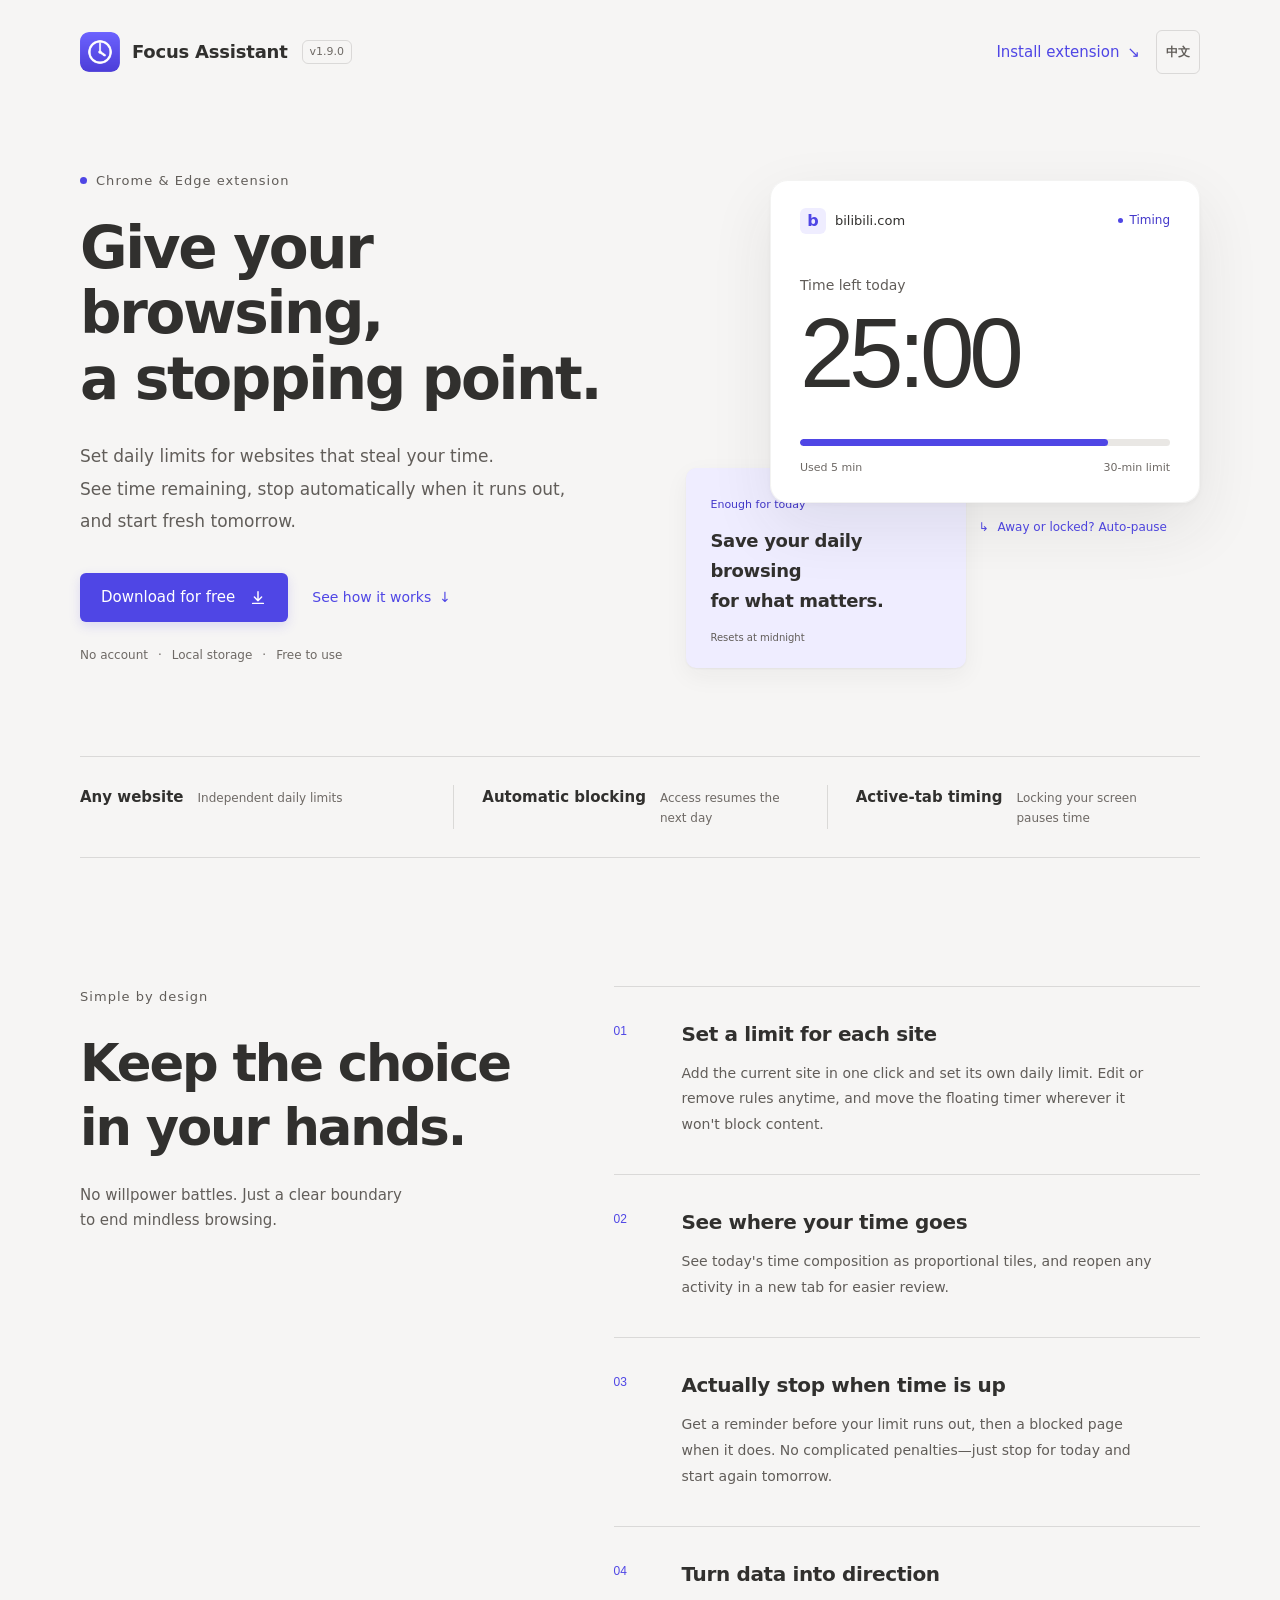
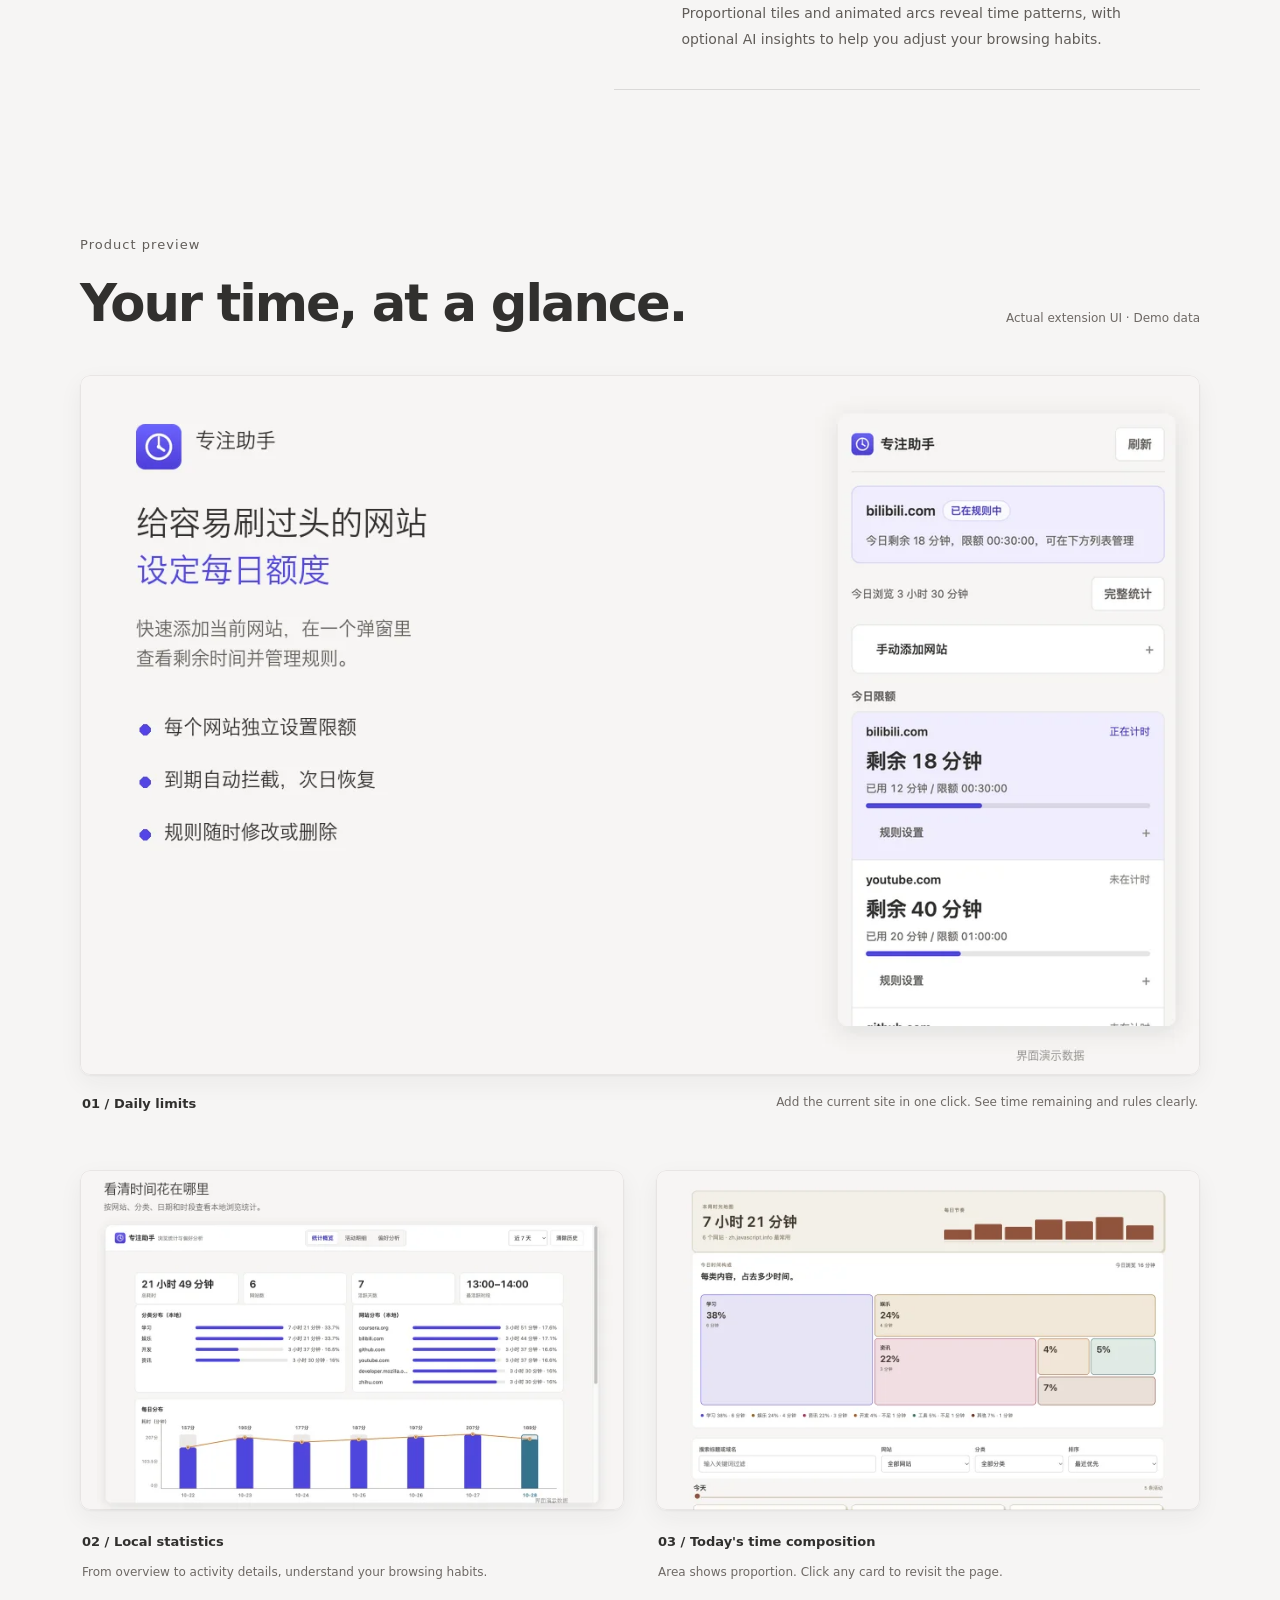
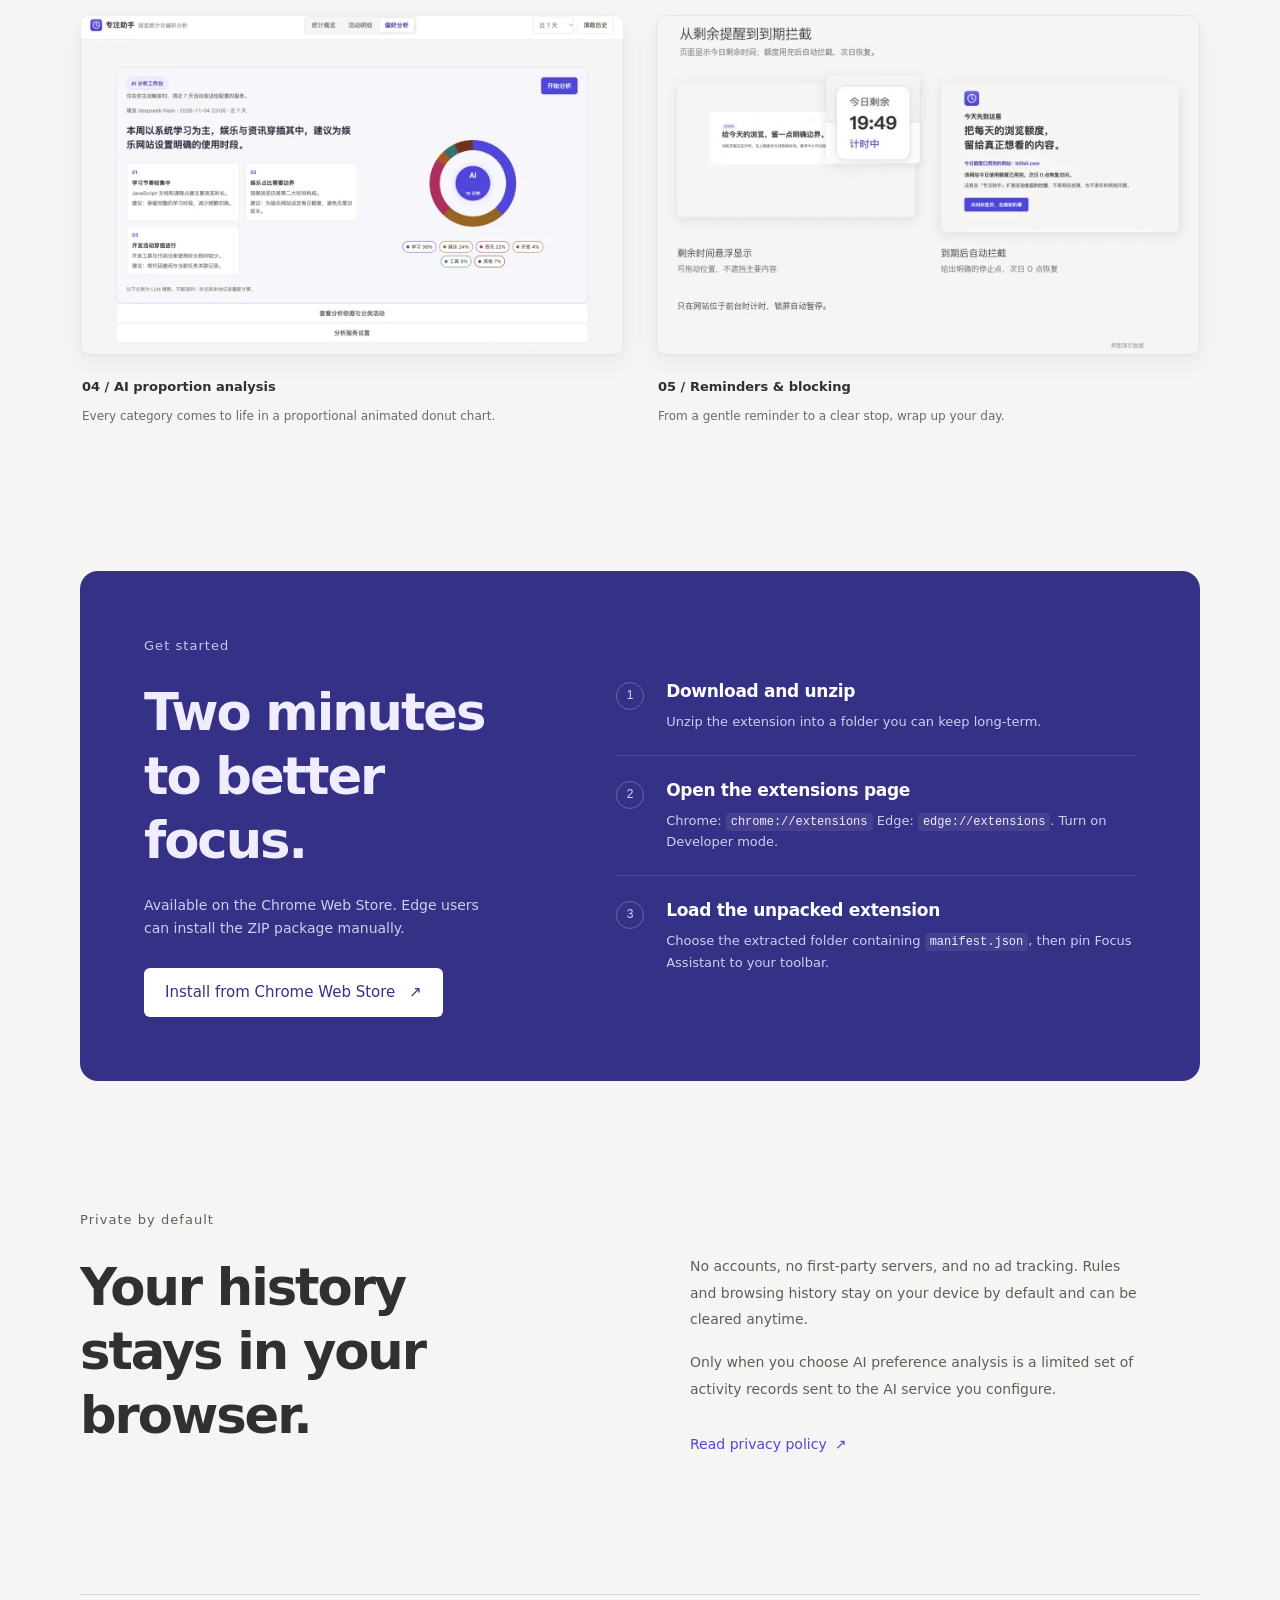
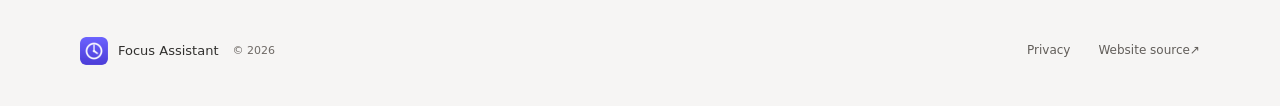
<file: index.html>
<!doctype html>
<html lang="zh-CN">
<head>
  <meta charset="utf-8">
  <meta name="viewport" content="width=device-width, initial-scale=1">
  <script>
    document.documentElement.lang = (navigator.language || 'zh-CN').toLowerCase().startsWith('zh') ? 'zh-CN' : 'en';
    try {
      const savedLanguage = localStorage.getItem('focus-helper-language');
      if (savedLanguage === 'en' || savedLanguage === 'zh-CN') document.documentElement.lang = savedLanguage;
    } catch {}
  </script>
  <title data-i18n="meta.title">专注助手｜给浏览，一个停止点</title>
  <meta name="description" content="专注助手是一款 Chrome 与 Edge 扩展：为网站设置每日使用限额，查看剩余时间，到期自动拦截，次日恢复。浏览记录默认只保存在本机。" data-i18n-attr="content:meta.description">
  <meta name="theme-color" content="#f6f5f4">
  <link rel="canonical" href="https://yl-jiang.github.io/focus-helper/">
  <link rel="icon" type="image/png" href="assets/icon.png">
  <link rel="stylesheet" href="styles.css">
  <script src="site.js" defer></script>
  <meta property="og:type" content="website">
  <meta property="og:locale" content="zh_CN" data-i18n-attr="content:meta.ogLocale">
  <meta property="og:title" content="专注助手｜给浏览，一个停止点" data-i18n-attr="content:meta.title">
  <meta property="og:description" content="为网站设置每日额度，剩余时间看得见，到期自动停下。" data-i18n-attr="content:meta.ogDescription">
  <meta property="og:url" content="https://yl-jiang.github.io/focus-helper/">
  <meta property="og:image" content="https://yl-jiang.github.io/focus-helper/assets/social-preview.png">
  <meta property="og:image:width" content="1400">
  <meta property="og:image:height" content="560">
  <meta property="og:image:alt" content="专注助手：为网站设置每日使用限额" data-i18n-attr="content:meta.ogImageAlt">
  <meta name="twitter:card" content="summary_large_image">
</head>
<body>
  <a class="skip-link" href="#main-content" data-i18n="skip">跳到主要内容</a>

  <header class="site-header shell">
    <a class="brand" href="./" aria-label="专注助手首页" data-i18n-attr="aria-label:brand.aria">
      <img src="assets/icon.png" alt="" width="40" height="40">
      <span data-i18n="brand.name">专注助手</span>
      <span class="version">v1.9.0</span>
    </a>
    <div class="header-actions">
      <a class="text-link header-link" href="#install"><span data-i18n="header.install">安装扩展</span> <span aria-hidden="true">↘</span></a>
      <button class="language-toggle" id="language-toggle" type="button" aria-label="Switch to English" hidden>EN</button>
    </div>
  </header>

  <main id="main-content" tabindex="-1">
    <section class="hero shell" aria-labelledby="hero-title">
      <div class="hero-copy">
        <p class="eyebrow"><span class="status-dot" aria-hidden="true"></span> <span data-i18n="hero.eyebrow">Chrome 与 Edge 扩展</span></p>
        <h1 id="hero-title"><span data-i18n="hero.title1">给浏览，</span><br><span data-i18n="hero.title2">一个停止点。</span></h1>
        <p class="hero-description"><span data-i18n="hero.description1">为容易刷过头的网站设置每日额度。</span><br class="desktop-break"> <span data-i18n="hero.description2">剩余时间看得见，到期自动停下，第二天再重新开始。</span></p>
        <div class="hero-actions">
          <a class="button button-primary" href="assets/focus-helper-v1.9.0.zip" download>
            <span data-i18n="hero.download">免费下载扩展</span>
            <svg viewBox="0 0 20 20" width="18" height="18" fill="none" aria-hidden="true"><path d="M10 3v10m-4-4 4 4 4-4M4 16h12" stroke="currentColor" stroke-width="1.6" stroke-linecap="round" stroke-linejoin="round"/></svg>
          </a>
          <a class="text-link" href="#preview"><span data-i18n="hero.preview">看看它如何工作</span> <span aria-hidden="true">↓</span></a>
        </div>
        <ul class="hero-meta" aria-label="产品特点" data-i18n-attr="aria-label:hero.metaAria">
          <li data-i18n="hero.noAccount">无需注册</li>
          <li data-i18n="hero.local">本地保存</li>
          <li data-i18n="hero.free">免费使用</li>
        </ul>
      </div>

      <div class="timer-stage" role="img" aria-label="倒计时界面示意：bilibili.com 今日剩余 25 分钟，每日限额 30 分钟" data-i18n-attr="aria-label:timer.aria">
        <div class="timer-window" aria-hidden="true">
          <div class="timer-topline">
            <span class="site-name"><span class="site-mark">b</span>bilibili.com</span>
            <span class="timer-status"><span class="status-dot"></span><span data-i18n="timer.status">计时中</span></span>
          </div>
          <p class="timer-label" data-i18n="timer.label">今日剩余</p>
          <p class="timer-value">25:00</p>
          <div class="timer-track"><span></span></div>
          <div class="timer-footnote"><span data-i18n="timer.used">已用 5 分钟</span><span data-i18n="timer.limit">限额 30 分钟</span></div>
        </div>
        <p class="pause-note" aria-hidden="true"><span>↳</span> <span data-i18n="timer.pause">离开或锁屏，自动暂停</span></p>
        <blockquote class="stop-note" aria-hidden="true">
          <span class="stop-note-label" data-i18n="timer.stopLabel">今天先到这里</span>
          <p><span data-i18n="timer.stopQuote1">把每天的浏览额度，</span><br><span data-i18n="timer.stopQuote2">留给真正想看的内容。</span></p>
          <footer data-i18n="timer.stopFooter">额度用尽后，次日 0 点恢复</footer>
        </blockquote>
      </div>
    </section>

    <ul class="principle-list shell" aria-label="核心能力" data-i18n-attr="aria-label:principles.aria">
      <li><strong data-i18n="principles.siteTitle">任意网站</strong><span data-i18n="principles.siteText">独立设置每日限额</span></li>
      <li><strong data-i18n="principles.blockTitle">到期拦截</strong><span data-i18n="principles.blockText">次日自动恢复访问</span></li>
      <li><strong data-i18n="principles.activeTitle">前台计时</strong><span data-i18n="principles.activeText">锁屏不计入使用时间</span></li>
    </ul>

    <section class="features shell" id="features" aria-labelledby="features-title">
      <div class="section-heading">
        <p class="eyebrow" data-i18n="features.eyebrow">简单，但刚刚好</p>
        <h2 id="features-title"><span data-i18n="features.title1">把选择权，</span><br><span data-i18n="features.title2">留给自己。</span></h2>
        <p data-i18n="features.description">不靠意志力反复拉扯，用一个明确的边界，结束无意识的浏览。</p>
      </div>
      <div class="feature-list">
        <article class="feature-item">
          <span class="feature-number" aria-hidden="true">01</span>
          <div><h3 data-i18n="feature1.title">为每个网站设定额度</h3><p data-i18n="feature1.body">快速添加当前网站，独立设置每日时长。规则可以随时修改或删除，倒计时悬浮框可移动到不遮挡内容的位置。</p></div>
        </article>
        <article class="feature-item">
          <span class="feature-number" aria-hidden="true">02</span>
          <div><h3 data-i18n="feature2.title">看见时间去向</h3><p data-i18n="feature2.body">今日时间拼图用面积展示分类比例，活动卡片可在新标签页重新打开对应网页，让历史记录更容易理解和回顾。</p></div>
        </article>
        <article class="feature-item">
          <span class="feature-number" aria-hidden="true">03</span>
          <div><h3 data-i18n="feature3.title">到期之后，真的停下来</h3><p data-i18n="feature3.body">额度即将用完时提醒，用完后自动进入拦截页。没有复杂的惩罚，只有今天到此为止，明天重新开始。</p></div>
        </article>
        <article class="feature-item">
          <span class="feature-number" aria-hidden="true">04</span>
          <div><h3 data-i18n="feature4.title">让数据给出方向</h3><p data-i18n="feature4.body">面积和弧段都对应真实时长，AI 偏好分析用动态环形图呈现类别构成，帮你快速发现值得调整的习惯。</p></div>
        </article>
      </div>
    </section>

    <section class="preview shell" id="preview" aria-labelledby="preview-title">
      <div class="preview-heading">
        <div><p class="eyebrow" data-i18n="preview.eyebrow">产品预览</p><h2 id="preview-title" data-i18n="preview.title">你的时间，一目了然。</h2></div>
        <p data-i18n="preview.note">真实扩展界面 · 演示数据</p>
      </div>
      <figure class="shot shot-wide">
        <div class="shot-frame">
          <img src="assets/limits-1280.webp" srcset="assets/limits-640.webp 640w, assets/limits-1280.webp 1280w" sizes="(max-width: 760px) calc(100vw - 40px), 1120px" width="1280" height="800" loading="lazy" decoding="async" alt="专注助手弹窗：快速添加当前网站，并分别管理 bilibili.com 和 youtube.com 的每日限额与剩余时间" data-i18n-attr="alt:shots.limitsAlt">
        </div>
        <figcaption><span data-i18n="shots.limitsCaption">01 / 每日限额</span><p data-i18n="shots.limitsText">当前网站一键添加，剩余时间与规则清晰可见。</p></figcaption>
      </figure>
      <div class="shot-grid">
        <figure class="shot">
          <div class="shot-frame">
            <img src="assets/statistics-1280.webp" srcset="assets/statistics-640.webp 640w, assets/statistics-1280.webp 1280w" sizes="(max-width: 760px) calc(100vw - 40px), 544px" width="1280" height="800" loading="lazy" decoding="async" alt="本地统计概览：总耗时、网站数、活跃天数，以及分类、网站和每日时间分布" data-i18n-attr="alt:shots.statisticsAlt">
          </div>
          <figcaption><span data-i18n="shots.statisticsCaption">02 / 本地统计</span><p data-i18n="shots.statisticsText">从总览到活动明细，理解自己的浏览习惯。</p></figcaption>
        </figure>
        <figure class="shot">
          <div class="shot-frame">
            <img src="assets/activity-1280.webp" srcset="assets/activity-640.webp 640w, assets/activity-1280.webp 1280w" sizes="(max-width: 760px) calc(100vw - 40px), 544px" width="1280" height="800" loading="lazy" decoding="async" alt="今日时间拼图：用不同面积的矩形展示学习、娱乐、资讯、开发、工具和其他分类的浏览比例" data-i18n-attr="alt:shots.activityAlt">
          </div>
          <figcaption><span data-i18n="shots.activityCaption">03 / 今日时间拼图</span><p data-i18n="shots.activityText">面积就是比例，点击卡片还能回到对应网页。</p></figcaption>
        </figure>
        <figure class="shot">
          <div class="shot-frame">
            <img src="assets/analysis-1280.webp" srcset="assets/analysis-640.webp 640w, assets/analysis-1280.webp 1280w" sizes="(max-width: 760px) calc(100vw - 40px), 544px" width="1280" height="800" loading="lazy" decoding="async" alt="AI 偏好分析：用真实比例环形图展示各分类占比、总时长和对应图例" data-i18n-attr="alt:shots.analysisAlt">
          </div>
          <figcaption><span data-i18n="shots.analysisCaption">04 / AI 比例分析</span><p data-i18n="shots.analysisText">每种分类都融入真实比例的动态环形图。</p></figcaption>
        </figure>
        <figure class="shot">
          <div class="shot-frame">
            <img src="assets/countdown-1280.webp" srcset="assets/countdown-640.webp 640w, assets/countdown-1280.webp 1280w" sizes="(max-width: 760px) calc(100vw - 40px), 544px" width="1280" height="800" loading="lazy" decoding="async" alt="倒计时悬浮框与到期拦截页：显示今日剩余时间，额度用完后提示次日恢复" data-i18n-attr="alt:shots.countdownAlt">
          </div>
          <figcaption><span data-i18n="shots.countdownCaption">05 / 提醒与拦截</span><p data-i18n="shots.countdownText">从温和提醒到明确停止，给今天一个收尾。</p></figcaption>
        </figure>
      </div>
    </section>

    <section class="install shell" id="install" aria-labelledby="install-title">
      <div class="install-intro">
        <p class="eyebrow" data-i18n="install.eyebrow">现在开始</p>
        <h2 id="install-title"><span data-i18n="install.title1">两分钟，</span><br><span data-i18n="install.title2">开始专注。</span></h2>
        <p data-i18n="install.description">Chrome 应用商店已上架；Edge 用户可通过压缩包手动安装。</p>
        <a class="button button-light" href="https://chromewebstore.google.com/detail/%E4%B8%93%E6%B3%A8%E5%8A%A9%E6%89%8B/obiboadjnnnmilpfndmgcpgpdbcbhelk?pli=1" target="_blank" rel="noopener noreferrer"><span data-i18n="install.download">Chrome 应用商店安装</span> <span aria-hidden="true">↗</span></a>
      </div>
      <ol class="install-steps">
        <li><span class="step-number" aria-hidden="true">1</span><div><h3 data-i18n="install.step1Title">下载并解压</h3><p data-i18n="install.step1Body">将扩展压缩包解压到一个你会长期保留的文件夹。</p></div></li>
        <li><span class="step-number" aria-hidden="true">2</span><div><h3 data-i18n="install.step2Title">打开扩展管理页</h3><p><span data-i18n="install.step2Chrome">Chrome：</span><code>chrome://extensions</code><span data-i18n="install.step2Edge">；Edge：</span><code>edge://extensions</code><span data-i18n="install.step2Hint">。开启“开发者模式”。</span></p></div></li>
        <li><span class="step-number" aria-hidden="true">3</span><div><h3 data-i18n="install.step3Title">加载已解压的扩展</h3><p><span data-i18n="install.step3Prefix">选择刚才解压、包含 </span><code>manifest.json</code><span data-i18n="install.step3Suffix"> 的文件夹，然后将专注助手固定到工具栏。</span></p></div></li>
      </ol>
    </section>

    <section class="privacy shell" aria-labelledby="privacy-title">
      <div><p class="eyebrow" data-i18n="privacy.eyebrow">隐私，默认如此</p><h2 id="privacy-title"><span data-i18n="privacy.title1">你的记录，</span><br><span data-i18n="privacy.title2">留在你的浏览器里。</span></h2></div>
      <div class="privacy-copy">
        <p data-i18n="privacy.body1">没有账号，没有自有服务器，也没有广告跟踪。限额规则和浏览历史默认仅保存在本机，可随时清除。</p>
        <p data-i18n="privacy.body2">只有你主动使用 AI 偏好分析时，指定范围内的活动记录才会发送给你自己配置的模型服务。</p>
        <a class="text-link" href="https://yl-jiang.github.io/privacy-policy/privacy.html" target="_blank" rel="noopener noreferrer"><span data-i18n="privacy.link">阅读隐私政策</span> <span aria-hidden="true">↗</span></a>
      </div>
    </section>
  </main>

  <footer class="site-footer shell">
    <div class="footer-brand"><img src="assets/icon.png" alt="" width="28" height="28" loading="lazy"><span data-i18n="brand.name">专注助手</span><span class="copyright">© 2026</span></div>
    <nav class="footer-links" aria-label="页脚导航" data-i18n-attr="aria-label:footer.aria">
      <a href="https://yl-jiang.github.io/privacy-policy/privacy.html" target="_blank" rel="noopener noreferrer" data-i18n="footer.privacy">隐私政策</a>
      <a href="https://github.com/yl-jiang/focus-helper" target="_blank" rel="noopener noreferrer"><span data-i18n="footer.source">网站源码</span> <span aria-hidden="true">↗</span></a>
    </nav>
  </footer>
</body>
</html>
</file>
<file: styles.css>
:root {
  color-scheme: light;
  --canvas: #f6f5f4;
  --surface: #ffffff;
  --surface-subtle: #efedff;
  --ink: #31302e;
  --ink-2: #615d59;
  --ink-3: #6e6965;
  --line: rgb(49 48 46 / 14%);
  --accent: #4f46e5;
  --accent-strong: #4338ca;
  --accent-soft: #efedff;
  --install: #353186;
  --install-text: #efedff;
  --on-accent: #ffffff;
  --radius-s: 6px;
  --radius-m: 10px;
  --radius-l: 18px;
  --font-sans: -apple-system, BlinkMacSystemFont, "PingFang SC", "Hiragino Sans GB", "Microsoft YaHei", system-ui, sans-serif;
  --font-number: "SF Pro Display", "Helvetica Neue", Arial, sans-serif;
  --shadow-small: 0 1px 2px rgb(49 48 46 / 5%), 0 8px 24px rgb(49 48 46 / 5%);
  --shadow-large: 0 2px 4px rgb(49 48 46 / 4%), 0 24px 64px rgb(49 48 46 / 9%);
  --ease-out: cubic-bezier(.16, 1, .3, 1);
}

* { box-sizing: border-box; }
html { scroll-behavior: smooth; scroll-padding-top: 24px; }
body {
  margin: 0;
  color: var(--ink);
  background: var(--canvas);
  font: 16px/1.65 var(--font-sans);
  -webkit-font-smoothing: antialiased;
  -moz-osx-font-smoothing: grayscale;
}
h1, h2, h3, p, figure, blockquote { margin: 0; }
h1, h2, h3 { text-wrap: balance; }
p { text-wrap: pretty; }
a { color: inherit; text-decoration: none; touch-action: manipulation; }
img { display: block; max-width: 100%; height: auto; }
button, a { -webkit-tap-highlight-color: transparent; }
::selection { color: var(--ink); background: #dcd8ff; }
:focus-visible { outline: 2px solid var(--accent); outline-offset: 5px; }
.shell { width: min(1120px, calc(100% - 48px)); margin-inline: auto; }
.skip-link { position: fixed; inset: 12px auto auto 12px; z-index: 10; padding: 8px 14px; color: var(--on-accent); background: var(--accent); border-radius: var(--radius-s); transform: translateY(-160%); }
.skip-link:focus { transform: translateY(0); }

.site-header { min-height: 104px; display: flex; align-items: center; justify-content: space-between; gap: 24px; }
.brand { display: inline-flex; align-items: center; gap: 12px; min-height: 44px; font-size: 18px; font-weight: 600; letter-spacing: -.012em; }
.brand img { border-radius: 9px; }
.version { margin-left: 2px; padding: 2px 7px; color: var(--ink-3); border: 1px solid var(--line); border-radius: var(--radius-s); font-size: 11px; font-weight: 500; letter-spacing: 0; }
.text-link { display: inline-flex; align-items: center; gap: 8px; min-height: 44px; color: var(--ink); font-size: 14px; font-weight: 500; text-underline-offset: 5px; }
.text-link span { color: var(--accent); }
.header-link { font-size: 15px; }
.header-actions { display: flex; align-items: center; gap: 16px; }
.language-toggle { min-width: 44px; min-height: 44px; padding: 8px; color: var(--ink-2); background: transparent; border: 1px solid var(--line); border-radius: var(--radius-s); font: 600 12px/1 var(--font-sans); cursor: pointer; transition: color 160ms ease-out, background-color 160ms ease-out; }
[hidden] { display: none !important; }
html[lang="en"] h1 { font-size: clamp(46px, 4.8vw, 58px); letter-spacing: -.04em; }
@media (max-width: 760px) {
  html[lang="en"] h1 { font-size: clamp(38px, 10vw, 54px); }
}
@media (max-width: 480px) {
  .header-link { display: none; }
}
@media (hover: hover) and (pointer: fine) {
  .language-toggle:hover { color: var(--accent-strong); background: var(--accent-soft); }
}

.hero { display: grid; grid-template-columns: minmax(0, 1.02fr) minmax(390px, .98fr); gap: 72px; align-items: center; min-height: 600px; padding-block: 64px 88px; }
.eyebrow { display: flex; align-items: center; gap: 9px; margin-bottom: 24px; color: var(--ink-2); font-size: 13px; font-weight: 500; letter-spacing: .08em; }
.status-dot { display: inline-block; flex: 0 0 auto; width: 7px; height: 7px; background: var(--accent); border-radius: 50%; }
h1 { max-width: 580px; font-size: clamp(52px, 5.7vw, 78px); font-weight: 600; line-height: 1.13; letter-spacing: -.05em; }
.hero-description { max-width: 490px; margin-top: 28px; color: var(--ink-2); font-size: 17px; line-height: 1.9; }
.hero-actions { display: flex; align-items: center; gap: 24px; flex-wrap: wrap; margin-top: 36px; }
.button { display: inline-flex; align-items: center; justify-content: center; gap: 14px; min-height: 48px; padding: 11px 20px; border: 1px solid transparent; border-radius: var(--radius-s); font-size: 15px; font-weight: 500; transition: background-color 160ms ease-out, transform 160ms var(--ease-out); }
.button-primary { color: var(--on-accent); background: var(--accent); box-shadow: 0 4px 12px rgb(79 70 229 / 16%); }
.button:active { transform: scale(.97); }
.hero-meta { display: flex; gap: 0; margin: 24px 0 0; padding: 0; color: var(--ink-3); font-size: 12px; list-style: none; }
.hero-meta li + li::before { content: "·"; margin-inline: 10px; }

.timer-stage { position: relative; min-height: 500px; padding-top: 12px; }
.timer-window { position: relative; z-index: 1; width: min(100%, 430px); margin-left: auto; padding: 28px 30px 26px; background: var(--surface); border-radius: var(--radius-l); box-shadow: var(--shadow-large); outline: 1px solid rgb(49 48 46 / 6%); outline-offset: -1px; }
.timer-topline { display: flex; align-items: center; justify-content: space-between; gap: 12px; font-size: 13px; }
.site-name { display: inline-flex; align-items: center; gap: 9px; font-weight: 500; }
.site-mark { display: grid; place-items: center; width: 26px; height: 26px; color: var(--accent); background: var(--accent-soft); border-radius: var(--radius-s); font-size: 16px; font-weight: 600; }
.timer-status { display: inline-flex; align-items: center; gap: 6px; color: var(--accent-strong); font-size: 12px; }
.timer-status .status-dot { width: 5px; height: 5px; }
.timer-label { margin-top: 40px; color: var(--ink-2); font-size: 14px; }
.timer-value { margin-block: 2px 30px; font-family: var(--font-number); font-size: clamp(72px, 8vw, 98px); font-weight: 500; line-height: 1.12; letter-spacing: -.055em; font-variant-numeric: tabular-nums; }
.timer-track { height: 7px; overflow: hidden; background: #e9e7e4; border-radius: 999px; }
.timer-track span { display: block; width: 83.333%; height: 100%; background: var(--accent); border-radius: inherit; }
.timer-footnote { display: flex; justify-content: space-between; gap: 12px; margin-top: 13px; color: var(--ink-3); font-size: 11px; font-variant-numeric: tabular-nums; }
.pause-note { position: absolute; top: 350px; right: 28px; color: var(--ink-3); font-size: 12px; }
.pause-note span { margin-right: 5px; color: var(--accent); }
.stop-note { position: absolute; inset: auto auto 0 0; width: 280px; padding: 22px 24px; background: #efedff; border-radius: var(--radius-m); box-shadow: var(--shadow-small); }
.stop-note-label { color: var(--accent-strong); font-size: 11px; font-weight: 500; }
.stop-note p { margin-top: 10px; font-size: 18px; font-weight: 600; line-height: 1.65; letter-spacing: -.018em; }
.stop-note footer { margin-top: 14px; color: var(--ink-2); font-size: 10px; }

.principle-list { display: grid; grid-template-columns: repeat(3, 1fr); margin-block: 0 128px; padding: 28px 0; border-block: 1px solid var(--line); list-style: none; }
.principle-list li { display: flex; align-items: baseline; gap: 14px; padding-inline: 28px; }
.principle-list li:first-child { padding-left: 0; }
.principle-list li + li { border-left: 1px solid var(--line); }
.principle-list strong { flex-shrink: 0; font-size: 15px; font-weight: 600; }
.principle-list span { color: var(--ink-3); font-size: 12px; }

.features { display: grid; grid-template-columns: .85fr 1.15fr; gap: 100px; padding-bottom: 144px; }
.section-heading { align-self: start; position: sticky; top: 48px; }
h2 { font-size: clamp(36px, 4vw, 52px); font-weight: 600; line-height: 1.25; letter-spacing: -.04em; }
.section-heading > p:last-child { max-width: 330px; margin-top: 24px; color: var(--ink-2); font-size: 15px; }
.feature-list { border-top: 1px solid var(--line); }
.feature-item { display: grid; grid-template-columns: 44px 1fr; gap: 24px; padding-block: 32px 36px; border-bottom: 1px solid var(--line); }
.feature-number { padding-top: 3px; color: var(--accent); font-family: var(--font-number); font-size: 12px; font-variant-numeric: tabular-nums; }
h3 { font-size: 20px; font-weight: 600; line-height: 1.5; letter-spacing: -.018em; }
.feature-item p { max-width: 480px; margin-top: 12px; color: var(--ink-2); font-size: 14px; line-height: 1.85; }

.preview { padding-bottom: 144px; }
.preview-heading { display: flex; align-items: end; justify-content: space-between; gap: 32px; margin-bottom: 40px; }
.preview-heading .eyebrow { margin-bottom: 16px; }
.preview-heading > p { padding-bottom: 6px; color: var(--ink-3); font-size: 12px; }
.shot-frame { overflow: hidden; background: var(--surface); border-radius: var(--radius-m); box-shadow: var(--shadow-small); }
.shot-frame img { width: 100%; outline: 1px solid rgb(49 48 46 / 8%); outline-offset: -1px; border-radius: inherit; }
.shot figcaption { display: flex; justify-content: space-between; gap: 24px; padding: 18px 2px 0; }
.shot figcaption span { flex-shrink: 0; font-size: 13px; font-weight: 600; }
.shot figcaption p { color: var(--ink-3); font-size: 12px; text-align: right; }
.shot-grid { display: grid; grid-template-columns: 1fr 1fr; gap: 32px; margin-top: 56px; }
.shot-grid .shot figcaption { display: block; }
.shot-grid .shot figcaption p { margin-top: 8px; text-align: left; }

.install { display: grid; grid-template-columns: .85fr 1.15fr; gap: 88px; margin-bottom: 128px; padding: 64px; color: var(--install-text); background: var(--install); border-radius: var(--radius-l); }
.install .eyebrow { color: #c9c5f4; }
.install-intro > p:not(.eyebrow) { max-width: 340px; margin-top: 22px; color: #cfcdf0; font-size: 14px; }
.button-light { margin-top: 28px; color: var(--install); background: var(--on-accent); }
.install-steps { display: grid; align-content: center; gap: 0; margin: 0; padding: 0; list-style: none; }
.install-steps li { display: grid; grid-template-columns: 32px 1fr; gap: 18px; padding-block: 22px; }
.install-steps li + li { border-top: 1px solid rgb(237 235 255 / 16%); }
.step-number { display: grid; place-items: center; width: 28px; height: 28px; margin-top: 3px; color: #d6d2ff; border: 1px solid rgb(237 235 255 / 28%); border-radius: 50%; font-family: var(--font-number); font-size: 12px; }
.install h3 { color: var(--on-accent); font-size: 17px; }
.install-steps p { margin-top: 7px; color: #cfcdf0; font-size: 13px; }
code { padding: 2px 5px; color: var(--install-text); background: rgb(255 255 255 / 8%); border-radius: 4px; font: 12px/1.5 ui-monospace, SFMono-Regular, Consolas, monospace; overflow-wrap: anywhere; }

.privacy { display: grid; grid-template-columns: 1fr 1fr; gap: 100px; align-items: start; padding-bottom: 128px; }
.privacy-copy { max-width: 480px; padding-top: 44px; }
.privacy-copy p { color: var(--ink-2); font-size: 14px; line-height: 1.9; }
.privacy-copy p + p { margin-top: 16px; }
.privacy-copy .text-link { margin-top: 20px; }
.site-footer { display: flex; align-items: center; justify-content: space-between; gap: 24px; min-height: 112px; border-top: 1px solid var(--line); }
.footer-brand { display: flex; align-items: center; gap: 10px; font-size: 13px; font-weight: 500; }
.footer-brand img { border-radius: var(--radius-s); }
.copyright { margin-left: 4px; color: var(--ink-3); font-size: 11px; font-weight: 400; }
.footer-links { display: flex; gap: 28px; }
.footer-links a { display: inline-flex; align-items: center; min-height: 44px; color: var(--ink-2); font-size: 12px; text-underline-offset: 4px; }

.error-main { min-height: calc(100svh - 220px); display: grid; align-content: center; padding-block: 64px; }
.error-code { color: var(--accent); font-family: var(--font-number); font-size: 14px; }
.error-main h1 { margin-top: 16px; }
.error-main p:not(.error-code) { margin-block: 24px 32px; color: var(--ink-2); }
.error-main .button { justify-self: start; }

@media (hover: hover) and (pointer: fine) {
  .button-primary:hover { background: var(--accent-strong); }
  .button-light:hover { background: var(--accent-soft); }
  .text-link:hover, .footer-links a:hover { text-decoration: underline; }
  .brand:hover { opacity: .76; }
}

@media (max-width: 980px) {
  .hero { grid-template-columns: minmax(0, 1fr) minmax(340px, .9fr); gap: 36px; }
  .timer-window { padding-inline: 24px; }
  .stop-note { width: 246px; }
  .principle-list li { display: grid; gap: 3px; padding-inline: 20px; }
  .features, .privacy { gap: 56px; }
  .install { gap: 48px; padding: 48px; }
}

@media (max-width: 760px) {
  .shell { width: min(100% - 40px, 560px); }
  .site-header { min-height: 84px; }
  .brand { font-size: 16px; }
  .brand img { width: 34px; height: 34px; }
  .version { display: none; }
  .header-link { font-size: 13px; }
  .hero { grid-template-columns: 1fr; gap: 48px; min-height: auto; padding-block: 48px 72px; }
  .eyebrow { margin-bottom: 18px; font-size: 12px; }
  h1 { font-size: clamp(48px, 14vw, 68px); }
  .hero-description { margin-top: 24px; font-size: 15px; }
  .desktop-break { display: none; }
  .hero-actions { gap: 16px 24px; margin-top: 28px; }
  .hero-meta { margin-top: 18px; }
  .timer-stage { display: flex; flex-direction: column; gap: 20px; min-height: 0; width: min(100%, 440px); margin-inline: auto; padding-top: 0; }
  .timer-window { order: 0; width: calc(100% - 20px); padding: 24px; }
  .timer-label { margin-top: 32px; }
  .timer-value { font-size: clamp(76px, 23vw, 98px); }
  .pause-note { position: static; order: 1; align-self: flex-end; margin-right: 24px; }
  .stop-note { position: static; order: 2; width: 260px; }
  .principle-list { grid-template-columns: 1fr; margin-bottom: 88px; padding-block: 8px; }
  .principle-list li { display: flex; padding: 16px 0; }
  .principle-list li + li { border-left: 0; border-top: 1px solid var(--line); }
  .principle-list span { font-size: 12px; }
  .features { grid-template-columns: 1fr; gap: 40px; padding-bottom: 96px; }
  .section-heading { position: static; }
  h2 { font-size: clamp(34px, 10vw, 44px); }
  .section-heading > p:last-child { max-width: 420px; margin-top: 20px; }
  .feature-item { grid-template-columns: 32px 1fr; gap: 16px; padding-block: 28px; }
  .feature-item p { font-size: 13px; }
  .preview { padding-bottom: 96px; }
  .preview-heading { display: block; margin-bottom: 28px; }
  .preview-heading > p { margin-top: 12px; }
  .shot figcaption { display: block; padding-top: 14px; }
  .shot figcaption p { margin-top: 6px; text-align: left; }
  .shot-grid { grid-template-columns: 1fr; gap: 40px; margin-top: 40px; }
  .install { grid-template-columns: 1fr; gap: 32px; margin-bottom: 88px; padding: 36px 28px; border-radius: var(--radius-m); }
  .install-intro > p:not(.eyebrow) { max-width: 420px; }
  .install-steps li { padding-block: 20px; }
  .privacy { grid-template-columns: 1fr; gap: 24px; padding-bottom: 80px; }
  .privacy-copy { padding-top: 0; }
  .site-footer { align-items: flex-start; flex-direction: column; gap: 8px; padding-block: 24px; }
  .footer-links { gap: 24px; }
}

@media (max-width: 380px) {
  .shell { width: calc(100% - 32px); }
  .hero-actions { align-items: flex-start; flex-direction: column; gap: 8px; }
  .timer-window { width: 100%; padding-inline: 20px; }
  .timer-topline { gap: 8px; }
  .stop-note { width: 240px; padding: 18px 20px; }
  .install { padding-inline: 22px; }
}

@media (prefers-reduced-motion: reduce) {
  html { scroll-behavior: auto; }
  *, *::before, *::after { transition-duration: .01ms !important; animation-duration: .01ms !important; animation-iteration-count: 1 !important; }
}
</file>
